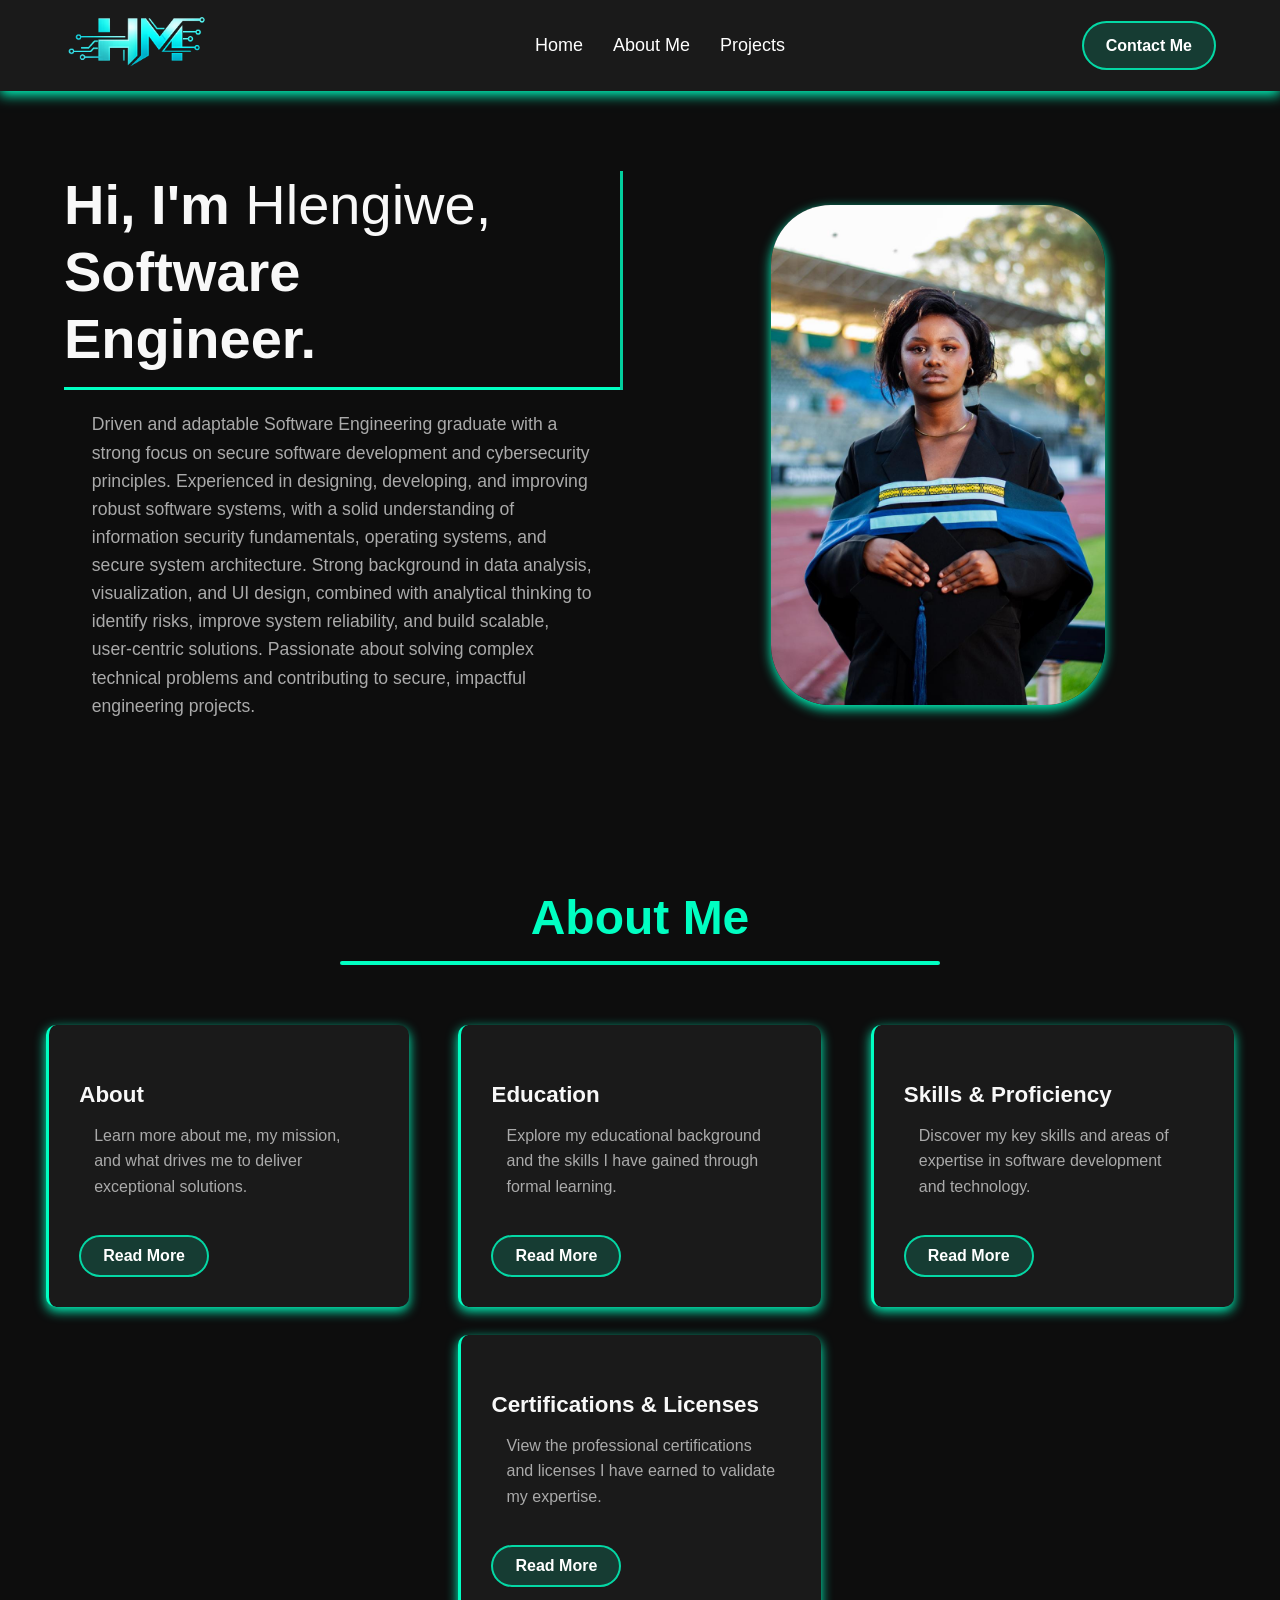
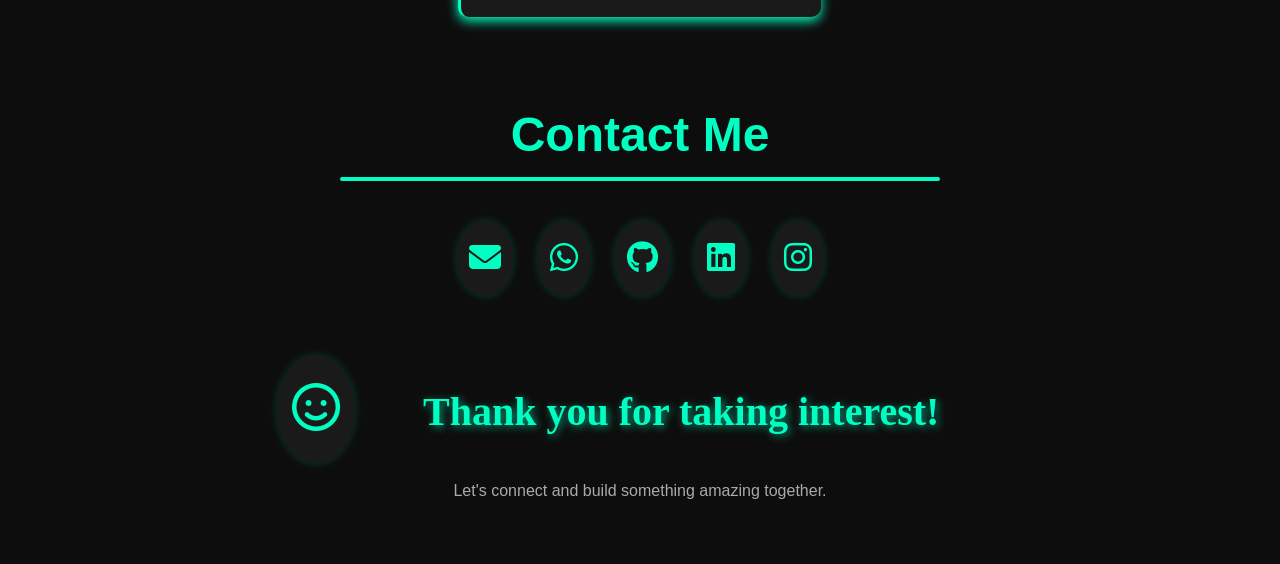
<file: index.html>
<!DOCTYPE html>
<html lang="en">
<head>
    <meta charset="UTF-8">
    <meta name="viewport" content="width=device-width, initial-scale=1.0">
    <title>My Portfolio</title>
    <link rel="stylesheet"
href="https://cdnjs.cloudflare.com/ajax/libs/font-awesome/6.5.0/css/all.min.css">

    <link rel="stylesheet" href="style.css">
</head>
<header>
    <div class="header-container">

        <!-- Logo -->
        <div class="logo">
            <img src="images/hm-logo.png" alt="HM Logo">
        </div>

        <!-- Navigation -->
        <nav> 
            <ul>
                <li><a href="index.html">Home</a></li>
                <li><a href="about.html">About Me</a></li>
                <!--<li><a href="expirience.html">Experience</a></li>-->
                <li><a href="#project">Projects</a></li>
                <!--<li><a href="#contact">Contact Me</a></li>-->
                 <a href="#contact" class="contact-btn">Contact Me</a>
            </ul>
             
        </nav>

    </div>
 <!-- Contact Button -->
        
</header>
<body>
  <div class="portfolio-theme">

<section class="modern-hero">
    <div class="hero-content">
        <h1 class="typing-text">
            Hi, I'm <span>Hlengiwe,</span><br>
            Software<br>Engineer.
        </h1>

        <p class="hero-description">
        Driven and adaptable Software Engineering graduate with a strong focus on secure software development and cybersecurity principles. Experienced in designing, developing, and improving robust software systems, with a solid understanding of information security fundamentals, operating systems, and secure system architecture. Strong background in data analysis, visualization, and UI design, combined with analytical thinking to identify risks, improve system reliability, and build scalable, user-centric solutions. Passionate about solving complex technical problems and contributing to secure, impactful engineering projects.
 
        </p>
    </div>

    <div class="hero-image">
        <img src="images/me.jpeg" alt="Profile Photo">
    </div>
</section>

  </div>
 <h2 class="abz">About Me</h2>
 <div class="myCards">
 <div class="card-container">
  <div class="card">
    <h3>About</h3>
    <p>Learn more about me, my mission, and what drives me to deliver exceptional solutions.</p>
    <button><a class="readmore" href="about.html">Read More</a></button>
  </div>
 </div>

  <div class="card-container">
  <div class="card">
    <h3>Education</h3>
    <p>Explore my educational background and the skills I have gained through formal learning.</p>
    <button><a class="readmore" href="education.html">Read More</a></button>
  </div>
  </div>

  <div class="card-container">
  <div class="card">
    <h3>Skills & Proficiency</h3>
    <p>Discover my key skills and areas of expertise in software development and technology.</p>
    <button><a class="readmore" href="skills.html">Read More</a></button>
  </div>
  </div>

  <div class="card-container">
  <div class="card">
    <h3>Certifications & Licenses</h3>
    <p>View the professional certifications and licenses I have earned to validate my expertise.</p>
    <button><a class="readmore" href="certification.html">Read More</a> </button>
  </div>
  </div>

 <!-- <div class="card-container">
  <div class="card">
    <h3>Expirience</h3>
    <p>Explore my professional experience and the roles I have undertaken in my career.</p>
    <button><a class="readmore" href="expirience.html">Read More</a></button>
  </div>
  </div>-->

</div>



<!--<section id="project">
<h2 class="abz"> My Projects</h2>
</section> 


<div class="myCards">

<div class="card-container">
  <div class="card">
    <h3>Software Development</h3>
    <p>Software Development projects showcase my ability to design, build, and deploy applications across web, desktop, and mobile platforms. These projects demonstrate proficiency in programming languages, frameworks, and development tools to create functional, scalable, and user-friendly solutions.</p>
    <button><a href="software.html">View Projects</a></button>
  </div>
</div>

 <div class="card-container">
  <div class="card">
    <h3>Cybersecurity</h3>
    <p>Cybersecurity projects highlight my skills in protecting systems, networks, and data from digital threats. These projects involve ethical hacking, penetration testing, encryption, and implementing best practices to ensure information security and resilience against cyber attacks.</p>
    <button><a href="cybersecurity.html">View Projects</a> </button>
  </div>
  </div>

  <div class="card-container">
  <div class="card">
    <h3>Artificial intelligence</h3>
    <p>Artificial Intelligence projects demonstrate my ability to develop intelligent systems that learn, analyze data, and make predictions. These projects cover areas such as machine learning, deep learning, natural language processing, and computer vision to solve real-world problems.</p>
    <button><a href="ai.html">View Projects</a></button>
  </div>
  </div>
</div>
-->
<section id="contact">
  <h2 class="abz">Contact Me</h2>
  </section>
 <div class="contact-icons">
    <a href="mailto:matiwanehlengiwe17@gmail.com" target="_blank" class="icon">
        <i class="fas fa-envelope"></i>
    </a>

    <a href="https://wa.me/2738300168" target="_blank" class="icon">
        <i class="fab fa-whatsapp"></i>
    </a>

    <a href="https://github.com/yourusername" target="_blank" class="icon">
        <i class="fab fa-github"></i>
    </a>

    <a href="https://www.linkedin.com/in/hlengiwe-matiwane-265816317/" target="_blank" class="icon">
        <i class="fab fa-linkedin"></i>
    </a>

    <a href="https://instagram.com/hlengs_Matiwane" target="_blank" class="icon">
        <i class="fab fa-instagram"></i>
    </a>
</div>


</body>

</html>
<footer>
    <div class="ty-container">
        <div class="ty-icon">
            <i class="fa-regular fa-face-smile"></i>
        </div>

        <h2 class="ty">Thank you for taking interest!</h2>

        <p>Let's connect and build something amazing together.</p>
    </div>
</footer>
</file>
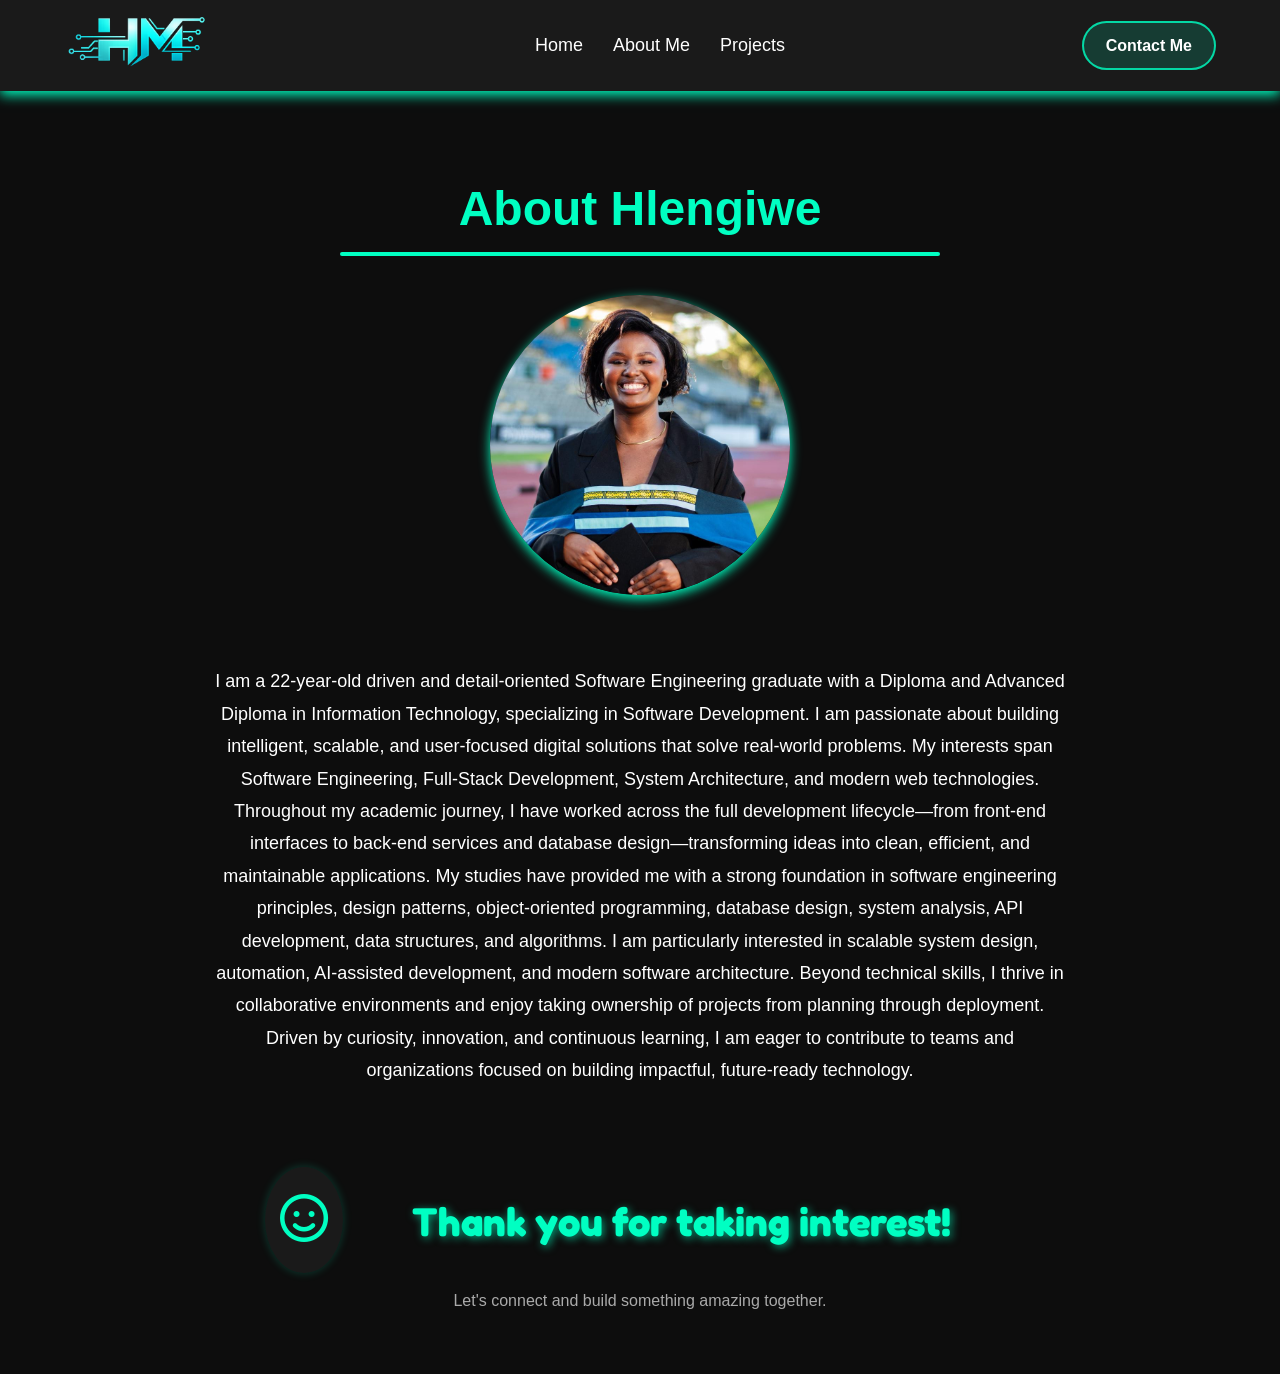
<file: about.html>
<!DOCTYPE html>
<html lang="en">
<head>
    <meta charset="UTF-8">
    <meta name="viewport" content="width=device-width, initial-scale=1.0">
    <link href="https://fonts.googleapis.com/css2?family=Fredoka+One&display=swap" rel="stylesheet">
    <link rel="stylesheet"
href="https://cdnjs.cloudflare.com/ajax/libs/font-awesome/6.5.0/css/all.min.css">
    <link rel="stylesheet" href="style.css">
    <title>My Portfolio</title>
</head>
<header>
    <div class="header-container">

        <!-- Logo -->
        <div class="logo">
            <img src="images/hm-logo.png" alt="HM Logo">
        </div>

        <!-- Navigation -->
        <nav> 
            <ul>
                <li><a href="index.html">Home</a></li>
                <li><a href="about.html">About Me</a></li>
                <!--<li><a href="expirience.html">Experience</a></li>-->
                <li><a href="#project">Projects</a></li>
                <!--<li><a href="#contact">Contact Me</a></li>-->
                 <a href="#contact" class="contact-btn">Contact Me</a>
            </ul>
        </nav>

    </div>
 
</header>
<body>
    <h2 class="abz">About Hlengiwe</h2>
    <div class="ab_img">
        <img src="images/me2.jpeg" alt="Profile Photo">
    </div>
<p class="about-text">
    
  I am a 22-year-old driven and detail-oriented Software Engineering graduate with a Diploma and Advanced Diploma in Information Technology, specializing in Software Development. I am passionate about building intelligent, scalable, and user-focused digital solutions that solve real-world problems.

My interests span Software Engineering, Full-Stack Development, System Architecture, and modern web technologies. Throughout my academic journey, I have worked across the full development lifecycle—from front-end interfaces to back-end services and database design—transforming ideas into clean, efficient, and maintainable applications.

My studies have provided me with a strong foundation in software engineering principles, design patterns, object-oriented programming, database design, system analysis, API development, data structures, and algorithms. I am particularly interested in scalable system design, automation, AI-assisted development, and modern software architecture.

Beyond technical skills, I thrive in collaborative environments and enjoy taking ownership of projects from planning through deployment. Driven by curiosity, innovation, and continuous learning, I am eager to contribute to teams and organizations focused on building impactful, future-ready technology.
</p>


</body>
</html>
<footer>
    <div class="ty-container">
        <div class="ty-icon">
            <i class="fa-regular fa-face-smile"></i>
        </div>

        <h2 class="ty">Thank you for taking interest!</h2>

        <p>Let's connect and build something amazing together.</p>
    </div>
</footer>
</file>
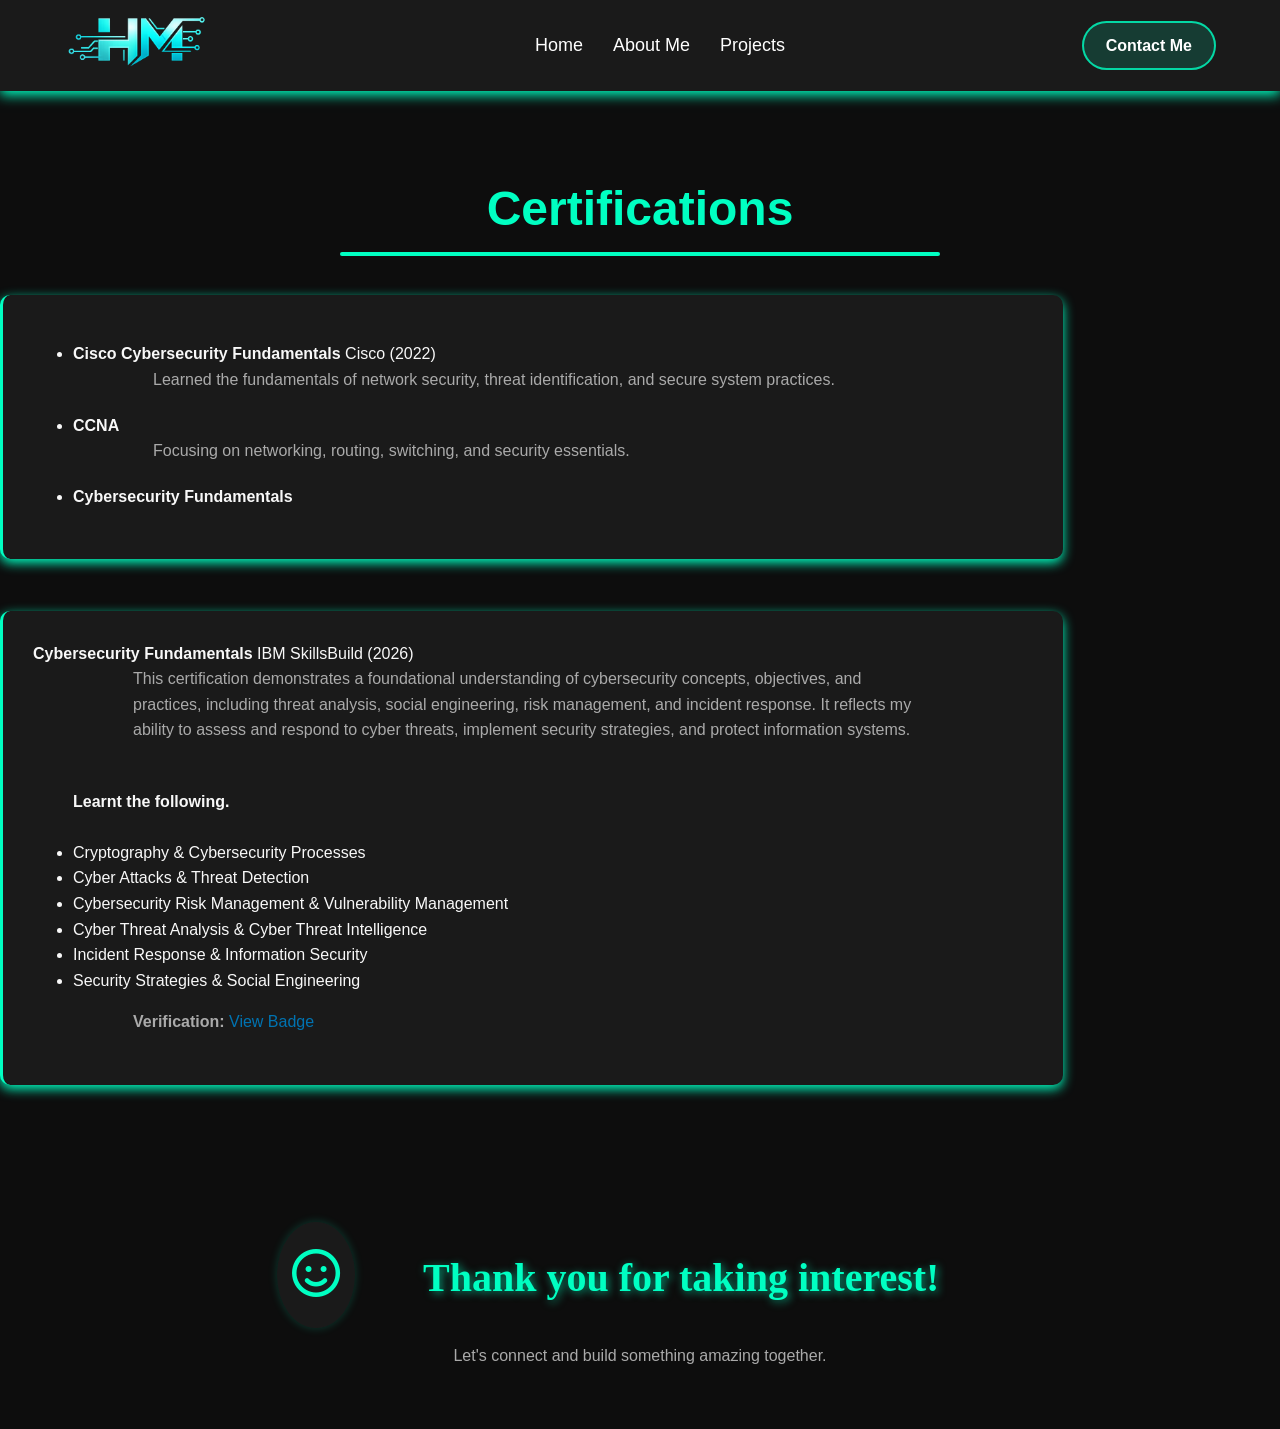
<file: certification.html>
<!DOCTYPE html>
<html lang="en">
<head>
    <meta charset="UTF-8">
    <meta name="viewport" content="width=device-width, initial-scale=1.0">
    <title>My Portfolio</title>
    <link rel="stylesheet"
href="https://cdnjs.cloudflare.com/ajax/libs/font-awesome/6.5.0/css/all.min.css">

    <link rel="stylesheet" href="style.css">
</head>
<header>
    <div class="header-container">

        <!-- Logo -->
        <div class="logo">
            <img src="images/hm-logo.png" alt="HM Logo">
        </div>

        <!-- Navigation -->
        <nav> 
            <ul>
                <li><a href="index.html">Home</a></li>
                <li><a href="about.html">About Me</a></li>
                <!--<li><a href="expirience.html">Experience</a></li>-->
                <li><a href="#project">Projects</a></li>
                <!--<li><a href="#contact">Contact Me</a></li>-->
                 <a href="#contact" class="contact-btn">Contact Me</a>
            </ul>
        </nav>

    </div>
 
</header>
<body>
    <h2 class="abz">Certifications</h2>
    <div id="certification">
  <ul>
    <li>
      <strong>Cisco Cybersecurity Fundamentals</strong>  
      <span> Cisco (2022)</span>
      <p>Learned the fundamentals of network security, threat identification, and secure system practices.</p>
    </li>
    <li>
      <strong>CCNA</strong>
      <p>Focusing on networking, routing, switching, and security essentials.</p>
    </li>
    <li>
      <strong>Cybersecurity Fundamentals</strong>
      <p></p>
    </li>
  </ul>
  </div>
<br>
<br>
  <div id="certification" >
    <!-- Badge Image -->
    
      
        <strong>Cybersecurity Fundamentals</strong>
        <span>IBM SkillsBuild (2026)</span>
        <p>This certification demonstrates a foundational understanding of cybersecurity concepts, objectives, and practices, including threat analysis, social engineering, risk management, and incident response. It reflects my ability to assess and respond to cyber threats, implement security strategies, and protect information systems.</p>
      <ul>
        <br>
        <strong>Learnt the following.</strong>
        <br>
        <br>
        <li>Cryptography & Cybersecurity Processes</li>
        <li>Cyber Attacks & Threat Detection</li>
        <li>Cybersecurity Risk Management & Vulnerability Management</li>
        <li>Cyber Threat Analysis & Cyber Threat Intelligence</li>
        <li>Incident Response & Information Security</li>
        <li>Security Strategies & Social Engineering</li>
      </ul>
      <p><strong>Verification:</strong> <a href="https://www.credly.com/badges/PWID-B0454800" target="_blank" style="color: #0073b1; text-decoration: none;">View Badge</a></p>
      </li>
      

    </ul>
    
  </div>
</section>

  <br>
  <br>
  <br>
</body>
</html>
<footer>
    <div class="ty-container">
        <div class="ty-icon">
            <i class="fa-regular fa-face-smile"></i>
        </div>

        <h2 class="ty">Thank you for taking interest!</h2>

        <p>Let's connect and build something amazing together.</p>
    </div>
</footer>
</file>
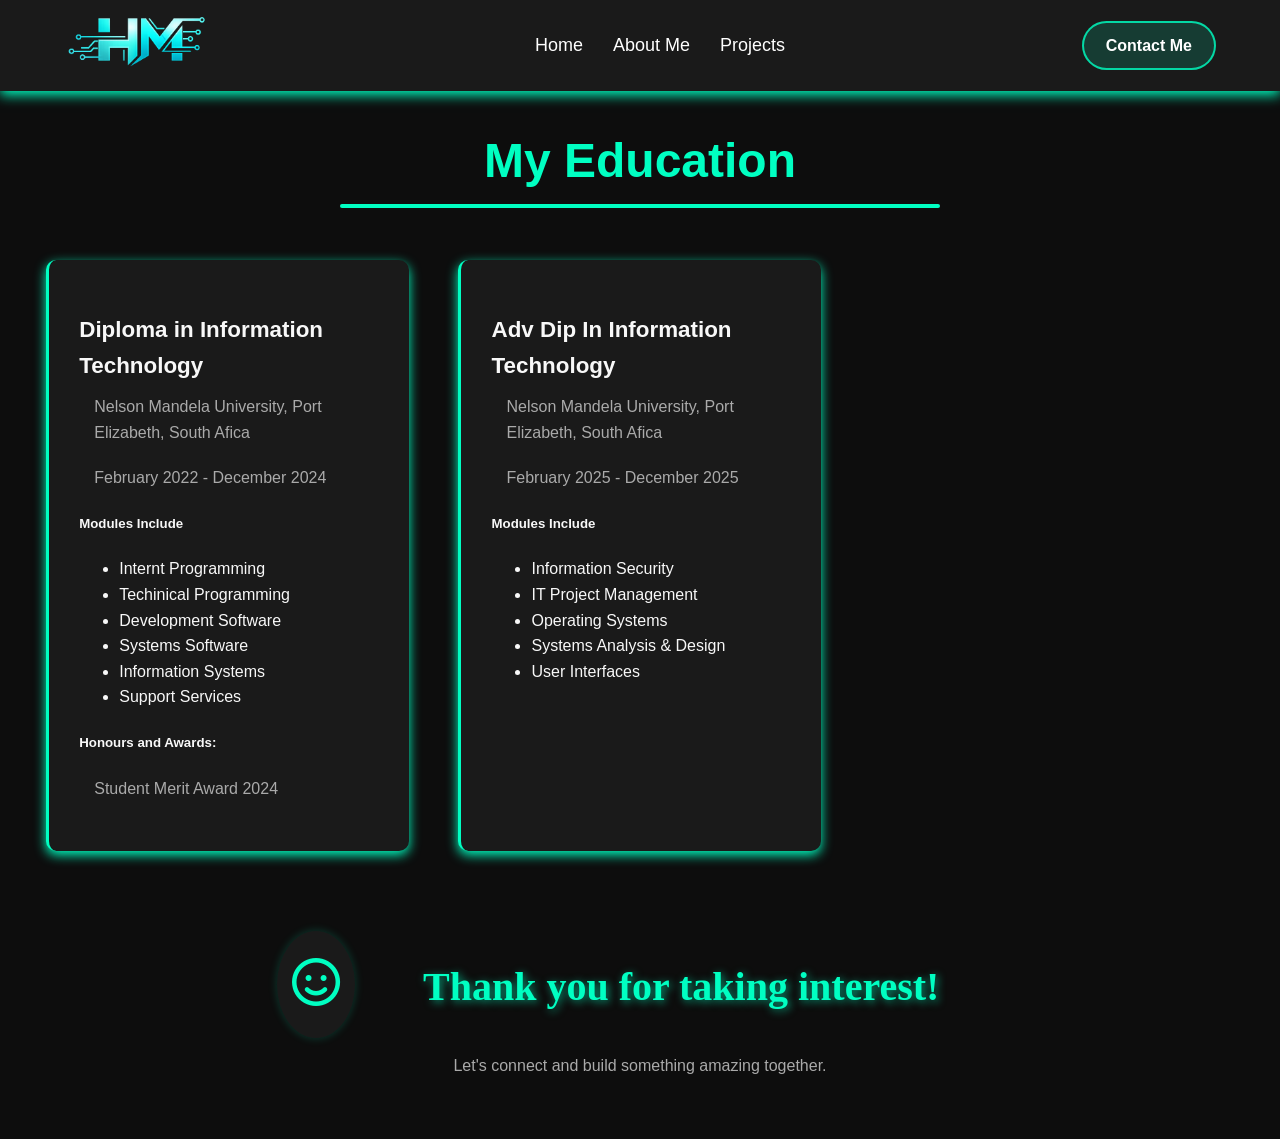
<file: education.html>
<!DOCTYPE html>
<html lang="en">
<head>
    <meta charset="UTF-8">
    <meta name="viewport" content="width=device-width, initial-scale=1.0">
    <link rel="stylesheet"
href="https://cdnjs.cloudflare.com/ajax/libs/font-awesome/6.5.0/css/all.min.css">
    <link rel="stylesheet" href="style.css">
    <title>My Portfolio</title>
</head>
<header>
    <div class="header-container">

        <!-- Logo -->
        <div class="logo">
            <img src="images/hm-logo.png" alt="HM Logo">
        </div>

        <!-- Navigation -->
        <nav> 
            <ul>
                <li><a href="index.html">Home</a></li>
                <li><a href="about.html">About Me</a></li>
                <!--<li><a href="expirience.html">Experience</a></li>-->
                <li><a href="#project">Projects</a></li>
                <!--<li><a href="#contact">Contact Me</a></li>-->
                 <a href="#contact" class="contact-btn">Contact Me</a>
            </ul>
        </nav>

    </div>

</header>
<body>
<h1 class="abz"> My Education</h1>
    <div class="myCards">
<div class="card-container">
  <div class="card">
    <h3>Diploma in Information Technology</h3>
    <p>Nelson Mandela University, Port Elizabeth, South Afica</p>
    <p>February 2022 - December 2024</p>
    <h5>Modules Include</h5>
    <ul>
        <li>Internt Programming</li>
        <li>Techinical Programming</li>
        <li>Development Software</li>
        <li>Systems Software</li>
        <li>Information Systems</li>
        <li>Support Services</li>

    </ul>
    <h5>Honours and Awards:</h5>
    <p> Student Merit Award 2024</p>
  </div>
</div>

<div class="card-container">
  <div class="card">
    <h3>Adv Dip In Information Technology</h3>
    <p>Nelson Mandela University, Port Elizabeth, South Afica</p>
    <p> February 2025 - December 2025</p>
    <h5>Modules Include</h5>
    <ul>
      <li>Information Security</li>
      <li>IT Project Management</li>
      <li>Operating Systems</li>
      <li>Systems Analysis & Design</li>
      <li>User Interfaces</li>
    </ul>
  </div>
</div>
    </div>

   
    
    
</div>
</body>
</html>
<footer>
    <div class="ty-container">
        <div class="ty-icon">
            <i class="fa-regular fa-face-smile"></i>
        </div>

        <h2 class="ty">Thank you for taking interest!</h2>

        <p>Let's connect and build something amazing together.</p>
    </div>
</footer>
</file>
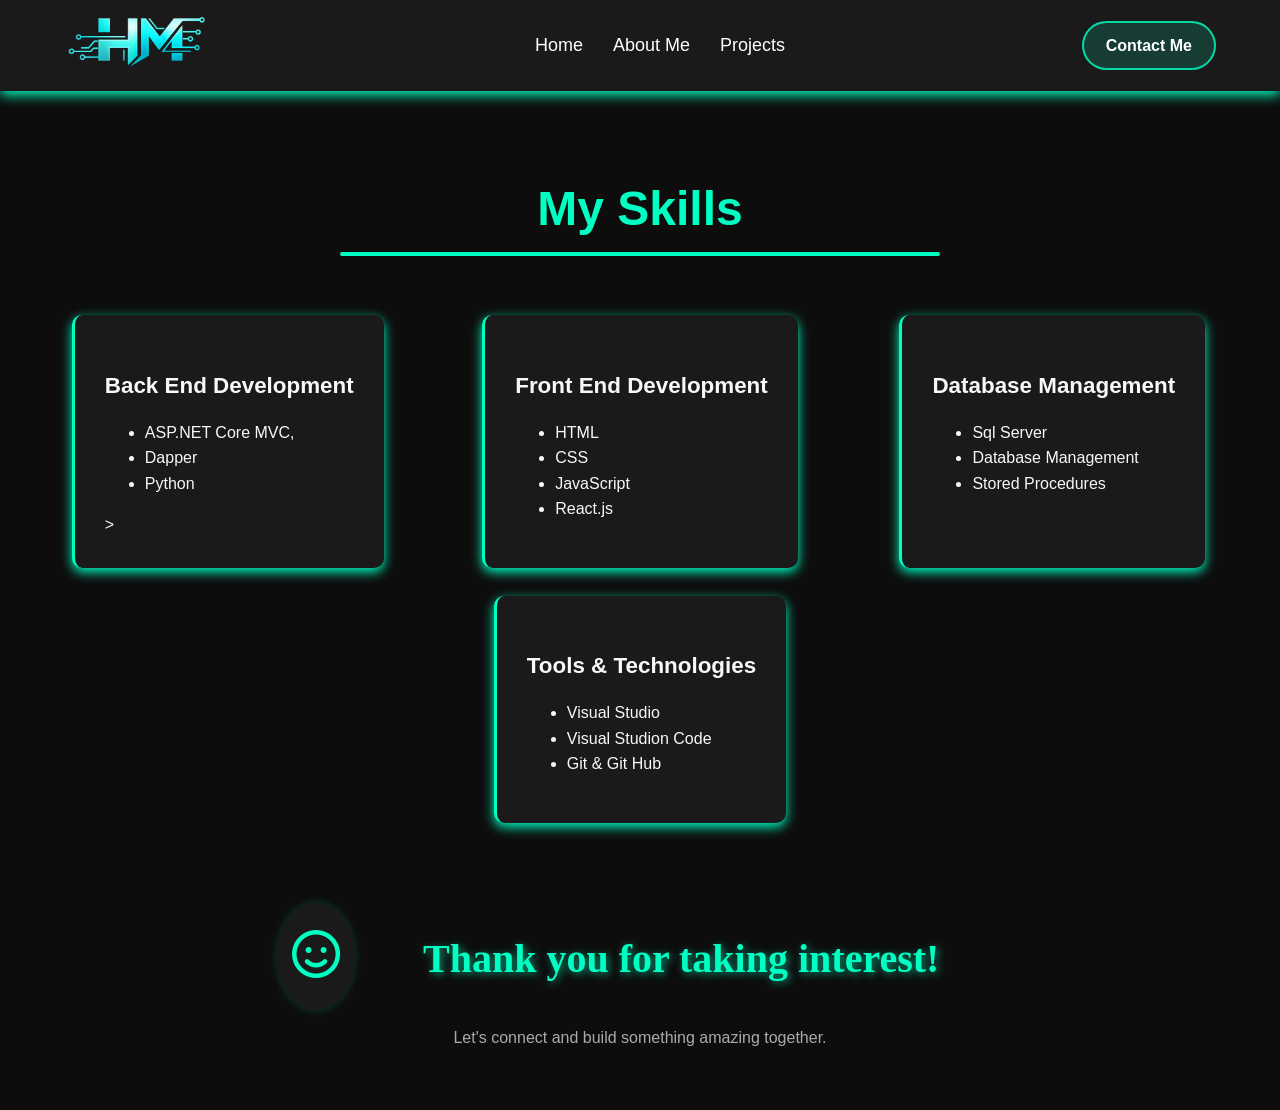
<file: projects.html>
<!DOCTYPE html>
<html lang="en">
<head>
    <meta charset="UTF-8">
    <meta name="viewport" content="width=device-width, initial-scale=1.0">
    <title>My Portfolio</title>
    <link rel="stylesheet"
href="https://cdnjs.cloudflare.com/ajax/libs/font-awesome/6.5.0/css/all.min.css">
    <link rel="stylesheet" href="style.css">
</head>
<header>
    <div class="header-container">

        <!-- Logo -->
        <div class="logo">
            <img src="images/hm-logo.png" alt="HM Logo">
        </div>

        <!-- Navigation -->
        <nav> 
            <ul>
                <li><a href="index.html">Home</a></li>
                <li><a href="about.html">About Me</a></li>
                <!--<li><a href="expirience.html">Experience</a></li>-->
                <li><a href="#project">Projects</a></li>
                <!--<li><a href="#contact">Contact Me</a></li>-->
                 <a href="#contact" class="contact-btn">Contact Me</a>
            </ul>
        </nav>

    </div>
 <!-- Contact Button -->
       
</header>
<body>
<h2 class="abz">My Skills</h2>

<div class="myCards">

    <div class="card-container">
        <div class="card">
            <h3>Back End Development</h3>
            <ul>
                <li>ASP.NET Core MVC,</li>
                <li>Dapper</li>
                <li>Python</li>
                
            </ul>>
        </div>
    </div>

    <div class="card-container">
        <div class="card">
            <h3>Front End Development</h3>
            <ul>
                <li>HTML</li>
                <li>CSS</li>
                <li>JavaScript</li>
                <li>React.js</li>
            </ul>
        </div>
    </div>

    <div class="card-container">
        <div class="card">
            <h3>Database  Management</h3>
            <ul>
                <li>Sql Server</li>
                <li>Database Management</li>
                <li> Stored Procedures </li>
            </ul>
        </div>
    </div>

    <div class="card-container">
        <div class="card">
            <h3>Tools & Technologies</h3>
            <ul>
                <li>Visual Studio</li>
                <li>Visual Studion Code </li>
                <li> Git & Git Hub</li>
            </ul>
        </div>
    </div>

</div>
</body>
</html>
<footer>
    <div class="ty-container">
        <div class="ty-icon">
            <i class="fa-regular fa-face-smile"></i>
        </div>

        <h2 class="ty">Thank you for taking interest!</h2>

        <p>Let's connect and build something amazing together.</p>
    </div>
</footer>
</file>
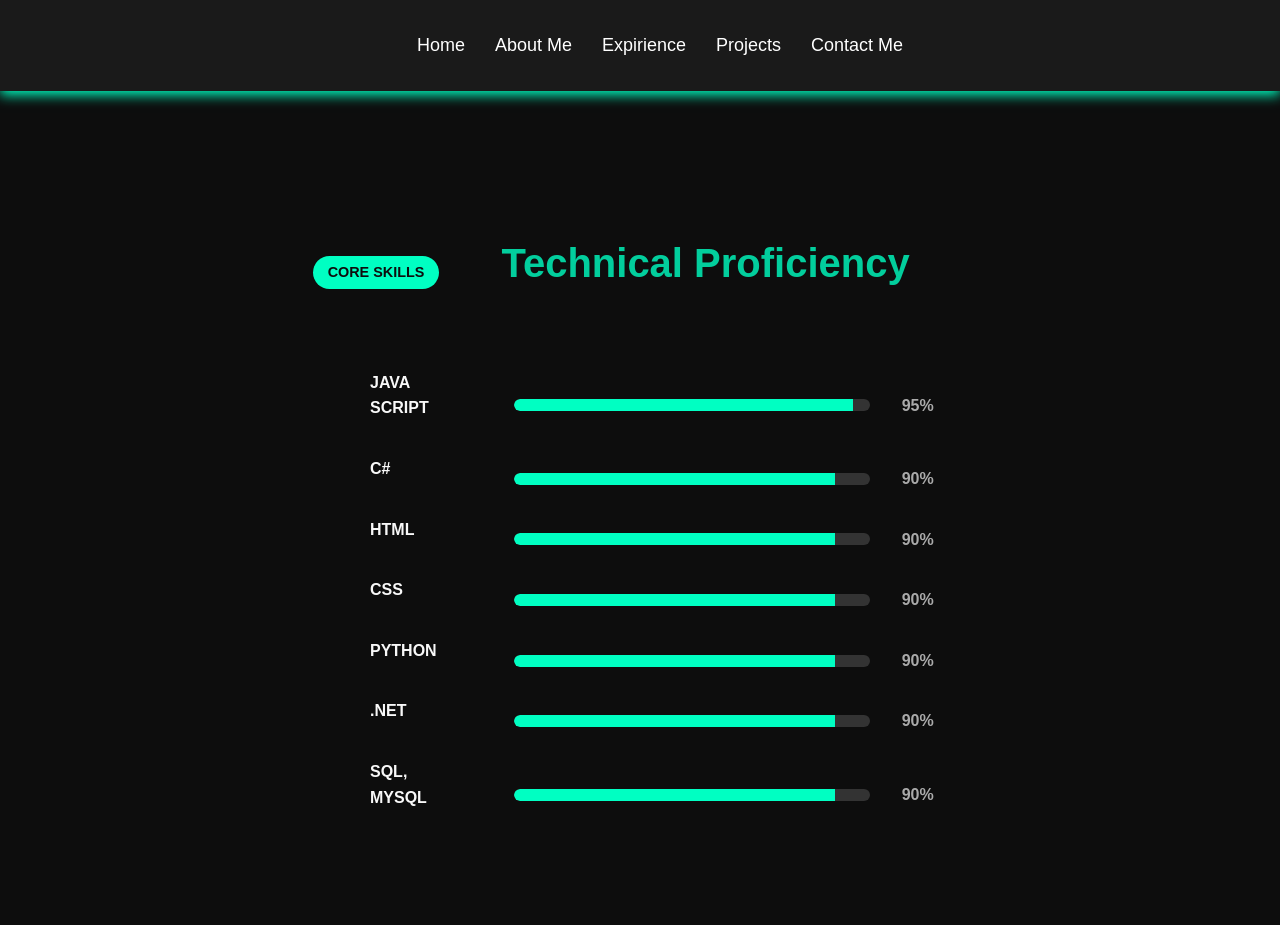
<file: skills.html>
<!DOCTYPE html>
<html lang="en">
<head>
    <meta charset="UTF-8">
    <meta name="viewport" content="width=device-width, initial-scale=1.0">
    <title>My Portfolio</title>
    <link rel="stylesheet" href="style.css">
</head>
<header>
    <nav> 
        <ul>
        <li><a href="index.html">Home</a></li>
        <li><a href="about.html">About Me</a></li>
        <li ><a href="expirience.html">Expirience  </a></li>
        <li> <a href="#project">Projects </a></li>
        <li><a href="#contact">Contact Me </a></li>
        </ul>
    </nav>
</header>
<body>
    
<section class="skills-section">
    <span class="core-skills-badge">CORE SKILLS</span>
    <h2>Technical Proficiency</h2>

    <div class="skill-item">
        <p class="skill-name">JAVA SCRIPT</p>
        <div class="progress-bar-container">
            <div class="progress-bar" style="width: 95%;"></div> 
        </div>
        <span class="skill-percentage">95%</span>
    </div>

    <div class="skill-item">
        <p class="skill-name">C#</p>
        <div class="progress-bar-container">
            <div class="progress-bar" style="width: 90%;"></div>
        </div>
        <span class="skill-percentage">90%</span>
    </div>

    <div class="skill-item">
        <p class="skill-name">HTML</p>
        <div class="progress-bar-container">
            <div class="progress-bar" style="width: 90%;"></div>
        </div>
        <span class="skill-percentage">90%</span>
    </div>

    <div class="skill-item">
        <p class="skill-name">CSS</p>
        <div class="progress-bar-container">
            <div class="progress-bar" style="width: 90%;"></div>
        </div>
        <span class="skill-percentage">90%</span>
    </div>

    <div class="skill-item">
        <p class="skill-name">PYTHON</p>
        <div class="progress-bar-container">
            <div class="progress-bar" style="width: 90%;"></div>
        </div>
        <span class="skill-percentage">90%</span>
    </div>

    <div class="skill-item">
        <p class="skill-name">.NET</p>
        <div class="progress-bar-container">
            <div class="progress-bar" style="width: 90%;"></div>
        </div>
        <span class="skill-percentage">90%</span>
    </div>
    <div class="skill-item">
        <p class="skill-name">SQL, MYSQL</p>
        <div class="progress-bar-container">
            <div class="progress-bar" style="width: 90%;"></div>
        </div>
        <span class="skill-percentage">90%</span>
    </div>

    </section>
</body>
</html>
</file>
<file: style.css>
/* Color Variables based on the Figma Redesign image */
:root {
    --bg-color: #0D0D0D;           /* Near Black */
    --text-color-primary: #F8F8F8; /* White */
    --accent-color: #00FFC2;       /* Vibrant Green/Cyan */
    --card-bg-color: #1A1A1A;      /* Slightly lighter background for cards/header */
    --text-color-secondary: #AAAAAA; /* Silver/Light Gray for body paragraphs */
}
.portfolio-theme h2 {
     color: var(--text-color-primary);
    font-size: 2.2rem;
    font-weight: 700;
    margin: 60px 5% 20px;

    /* Make the line stretch like the screenshot */
    display: block;
    padding-bottom: 10px;
    border-bottom: 8px solid var(--accent-color);
}
/* === Modern Hero Section (unique styling, won’t affect other sections) === */
.modern-hero {
    display: flex;
    align-items: center;
    justify-content: space-between;
    padding: 80px 5%;
    background-color: var(--bg-color);
    gap: 40px;
}

/* Left text container */
.modern-hero .hero-content {
    flex: 1;
}

/* Big heading like screenshot #1 */
.modern-hero h1 {
    color: var(--text-color-primary);
    font-size: 3.5rem;
    font-weight: 800;
    line-height: 1.2;
    margin: 0 0 20px 0;
}

.modern-hero h1 span {
    font-weight: 300; /* lighter name like screenshot */
    color: var(--text-color-primary);
}

/* Underline like your current hero line */
.modern-hero h1::after {
    content: "";
    display: block;
    width: 100%;
    height: 3px;
    background-color: var(--accent-color);
    margin-top: 15px;
}

/* Hero paragraph */
.modern-hero .hero-description {
    font-size: 1.1rem;
    color: var(--text-color-secondary);
    max-width: 600px;
    line-height: 1.6;
}

/* Profile image on the right */
.modern-hero .hero-image {
    flex: 1;
    display: flex;
    justify-content: center;
}

.modern-hero .hero-image img {
    width: 60%;
    max-width: 480px;
    border-radius: 60px;
    box-shadow: 0 4px 12px var(--accent-color);
}


/* --- Global & Body Styling --- */
body {
    /* 1. Set the solid background color */
    background-color: var(--bg-color); 
    color: var(--text-color-primary);
    font-family: 'Arial', sans-serif; /* Use a modern, sans-serif font */
    margin: 0;
    padding: 0;
    line-height: 1.6;
    scroll-behavior: smooth;
    min-height: 100vh; /* Ensure the background fills the viewport */
}

/* --- Header & Navigation --- */
header {
    background-color: var(--card-bg-color); /* Subtle change from main BG */
    padding: 15px 5%;
    box-shadow: 0 4px 12px var(--accent-color);
    position: sticky;
    top: 0;
    z-index: 1000;
}

.header-container {
    display: flex;
     align-items: center;
    justify-content: center;
    position: relative;
}

.logo {
    width: 150px;
    height: 90px;
    overflow: hidden;
    display: flex;
    align-items: center;
    justify-content: center;
    position: absolute;
    left: 0;
}

.logo img {
    width: 30%;
    transform: scale(6); /* zoom logo only */
    
}

nav ul {
      display: flex;
    justify-content: center;
    align-items: center;
    list-style: none;
    gap: 30px;
    
}

nav ul li a {
    text-decoration: none;
    color: white;
    font-size: 18px;
}

nav ul li a:hover {
    color: rgba(0, 255, 194, 0.8);
}
/* Contact button right */
.contact-btn {
    position: absolute;
    right: 0;

    text-decoration: none;
    color: white;
    background: rgba(0, 255, 194, 0.15);
    border: 2px solid rgba(0, 255, 194, 0.8);
    padding: 10px 22px;
    border-radius: 30px;
    font-size: 16px;
    font-weight: 600;
    transition: all 0.3s ease;
}

/* Hover effect */
.contact-btn:hover {
    background: rgba(0, 255, 194, 0.8);
    color: #111;
    box-shadow: 0 0 15px rgba(0, 255, 194, 0.8);
}

/* --- Typography --- */

/* Hero Heading (Conceptual Redesign...) */
header + h2 { 
    color: var(--accent-color); /* Use the vibrant accent color */
    font-size: 3em;
    font-weight: 700;
    border-bottom: none;
    padding: 80px 5% 0;
    margin-top: 0;
}

/* Hero Description Text */
header + h2 + p {
    font-size: 1.1em;
    color: var(--text-color-primary); 
    margin: 10px 5% 50px 5%;
    padding: 0;
}

h2 {
    color: var(--text-color-primary);
    font-size: 2.2em;
    padding: 20px 5%;
    /* Use a subtle accent line under sections */
   /* border-bottom: 2px solid var(--accent-color); */
    display: inline-block;
    margin-top: 40px;
}

h3 {
    color: var(--text-color-primary); 
    font-size: 1.4em;
    margin-bottom: 10px;
}

p {
    color: var(--text-color-secondary); /* Silver/Gray for body text */
    max-width: 800px;
    margin: 0 auto 20px auto;
    padding: 0 5%;
}
.myCards {
    /* 1. Enable Flexbox */
    display: grid;
    
    /* 2. Allow cards to wrap to the next line if the screen is too small (responsive) */
    flex-wrap: wrap; 
    grid-template-columns: repeat(3, 1fr);
    
    /* 3. Center the cards horizontally on the page */
   /* justify-content: center;
    
    /* 4. Add vertical and horizontal spacing */
    padding: 10px 2%;
    gap: 8px; /* Space between the cards */
}
.myCards .card-container:nth-child(4) {
    grid-column: 2;
}

/* --- Card Styling --- */
.card-container {
    display: flex;
    flex-wrap: wrap; 
    gap: 15px;
    justify-content: center;
    padding: 10px 2%;
}

.card {
    background-color: var(--card-bg-color); /* Slightly lighter background */
    padding: 30px;
    border-radius: 10px;
    box-shadow: 0 4px 12px var(--accent-color);
    border-left: 3px solid var(--accent-color); /* Accent strip on the side */
    max-width: 300px;
    transition: transform 0.3s ease;
}
#certification {
    background-color: var(--card-bg-color); /* Slightly lighter background */
    padding: 30px;
    border-radius: 10px;
    box-shadow: 0 4px 12px var(--accent-color);
    border-left: 3px solid var(--accent-color); /* Accent strip on the side */
    width: 1000px;
    transition: transform 0.3s ease;
}

.card:hover {
    transform: translateY(-3px); 
    box-shadow: 0 4px 12px var(--accent-color);
}

/* --- Buttons --- */
button {
    background: rgba(0, 255, 194, 0.15);
    color: white;
    border: 2px solid rgba(0, 255, 194, 0.8);
    padding: 10px 22px;
    border-radius: 30px;
    font-size: 16px;
    font-weight: 600;
    cursor: pointer;
    margin-top: 15px;
    transition: all 0.3s ease;
    text-decoration: none; /* removes underline */
}

/* Hover effect */
button:hover {
    background: rgba(0, 255, 194, 0.8);
    color: #111;
    box-shadow: 0 0 15px rgba(0, 255, 194, 0.8);
    transform: scale(1.03);
}
/* --- Skills Section Styling --- */
.skills-section {
    padding: 50px 5%;
    background-color: var(--bg-color);
    text-align: center;
}

.skills-section .core-skills-badge {
    display: inline-block;
    background-color: var(--accent-color);
    color: var(--bg-color);
    padding: 5px 15px;
    border-radius: 50px;
    font-weight: bold;
    margin-bottom: 20px;
    font-size: 0.9em;
}

.skills-section h2 {
    margin-bottom: 40px;
    font-size: 2em;
    color: var(--accent-color);
}

.skill-item {
    display: flex;
    align-items: center;
    justify-content: space-between;
    max-width: 600px;
    margin: 15px auto;
    gap: 10px;
}

.skill-name {
    flex: 1;
    text-align: left;
    font-weight: bold;
    color: var(--text-color-primary);
}

.progress-bar-container {
    flex: 4;
    background-color: #333; /* Darker background for progress bar container */
    height: 12px;
    border-radius: 10px;
    overflow: hidden;
    margin: 0 15px;
}

.progress-bar {
    height: 100%;
    background-color: var(--accent-color);
    border-radius: 10px 0 0 10px;
    transition: width 1s ease-in-out;
}

.skill-percentage {
    flex: 0.5;
    color: var(--text-color-secondary);
    font-weight: bold;
}
/* Contact Icons */
.contact-icons {
    display: flex;
    gap: 25px;
    margin-top: 30px;
    justify-content: center; /* centers the icons horizontally */
}

.contact-icons .icon {
    align-items: center;
    font-size: 2rem;
    color: var(--accent-color);
    padding: 12px;
    border-radius: 50%;
    background-color: var(--card-bg-color);
    box-shadow: 0 0 10px rgba(0, 255, 194, 0.2);
    transition: 0.3s ease;
}

.contact-icons .icon:hover {
    transform: scale(1.15);
    background-color: var(--accent-color);
    color: var(--bg-color);
    box-shadow: 0 0 15px #00ffc2;
}
.about-text {
    max-width: 850px;       /* controls width like the screenshot */
    margin: 50px auto;      /* centers it */
    text-align: center;     /* centers the text */
    line-height: 1.8;       /* clean spacing */
    font-size: 18px;        /* readable size */
    color: #ffffff;         /* screenshot uses white text */
    padding: 20px;
}
/* Center the About section heading */
.ab {
    display: block;             /* ensure it behaves like a block for centering */
    text-align: center;         /* center the text */
    margin: 50px auto 20px;     /* vertical spacing */
    font-size: 4.0em;           /* matches your other h2 size */
    color: var(--text-color-primary); /* white text */
    position: relative;         /* needed for pseudo-element underline */
    padding-bottom: 5px;       /* space for the underline */
}
.abz {
    display: block;             /* ensure it behaves like a block for centering */
    text-align: center;         /* center the text */
   /* margin: 50px auto 20px;     /* vertical spacing */
    font-size: 3.0em;           /* matches your other h2 size */
     color: var(--accent-color);
    position: relative;         /* needed for pseudo-element underline */
    padding-bottom: 0px;       /* space for the underline */
}

.abz::after {
    content: "";
    display: block;
    width: 600px;                /* adjust length of underline */
    height: 4px;                /* thickness */
    background-color: var(--accent-color); /* vibrant accent */
    margin: 4px auto 0;         /* center it below the heading */
    border-radius: 2px;         /* optional rounded ends */
}

/* Add accent-colored underline like your other headings */
.ab::after {
    content: "";
    display: block;
    width: 650px;                /* adjust length of underline */
    height: 5px;                /* thickness */
    background-color: var(--accent-color); /* vibrant accent */
    margin: 8px auto 0;         /* center it below the heading */
    border-radius: 2px;         /* optional rounded ends */
}


/* Center the About section image */
.ab_img {
    display: flex;             /* use flex for centering */
    justify-content: center;   /* horizontally center */
    margin: 20px 0;            /* optional vertical spacing */
}

.ab_img img {
    width: 300px;           /* make it square */
    height: 300px;          /* same as width */
    object-fit: cover;      /* ensures the image fills the circle without distortion */
    border-radius: 50%;     /* makes it circular */
    box-shadow: 0 4px 12px var(--accent-color);
 /* optional shadow */
    display: block;
    margin: 0 auto;         /* center horizontally */
}
.ty-container {
    text-align: center; /* centers everything inside */
    margin: 60px 0;
}

/* Smiling face icon on top */
.ty-icon {
    font-size: 3rem; /* bigger icon */
    color: var(--accent-color);
    margin-bottom: 15px;
    display: inline-block;
    padding: 15px;
    border-radius: 50%;
    background-color: var(--card-bg-color);
    box-shadow: 0 0 10px rgba(0, 255, 194, 0.2);
    transition: transform 0.3s ease, box-shadow 0.3s ease;
}

.ty-icon:hover {
    transform: scale(1.2) rotate(10deg);
    box-shadow: 0 0 15px #00ffc2;
}

/* The heading itself */
.ty {
   font-family: 'Fredoka One', cursive; /* new creative font */ /* creative font */
    font-weight: 900; /* bold */
    font-size: 2.5rem; /* adjust size as needed */
    color: var(--accent-color);
    text-shadow: 2px 2px 8px rgba(0, 255, 194, 0.6); /* glowing shadow */
    margin: 0;
    transition: transform 0.3s ease, text-shadow 0.3s ease;
    display: inline-block;
    cursor: pointer;
}

.ty:hover {
    transform: translateY(-10px) rotate(-2deg);
    text-shadow: 4px 4px 12px rgba(0, 255, 194, 0.8);
}
.readmore{
    color: white;
    text-decoration: none; /* removes underline */
}
.skills-section {
    padding: 80px 5%;
    text-align: center;
}

.skills-section h2 {
    font-size: 2.5rem;
    margin-bottom: 40px;
    color: rgba(0, 255, 194, 0.8);
}

.skills-container {
    display: flex;
    justify-content: center;
    gap: 25px;
    flex-wrap: wrap;
}

.skill-card {
    background: var(--card-bg-color);
    border: 1px solid rgba(0, 255, 194, 0.3);
    border-radius: 20px;
    width: 250px;
    padding: 25px;
    transition: 0.3s ease;
}

.skill-card:hover {
    transform: translateY(-8px);
    box-shadow: 0 0 20px rgba(0, 255, 194, 0.4);
}

.skill-card h3 {
    color: rgba(0, 255, 194, 0.8);
    margin-bottom: 15px;
}

.skill-card p {
    color: white;
    line-height: 1.6;
}
.typing-text {
    width: 0;
    overflow: hidden;
    white-space: nowrap;
    border-right: 3px solid rgba(0, 255, 194, 0.8);
    animation: typing 4s steps(30, end) forwards,
               blink 0.8s infinite;
}

/* Typing animation */
@keyframes typing {
    from {
        width: 0;
    }
    to {
        width: 100%;
    }
}

/* Cursor blinking */
@keyframes blink {
    50% {
        border-color: transparent;
    }
}
</file>
